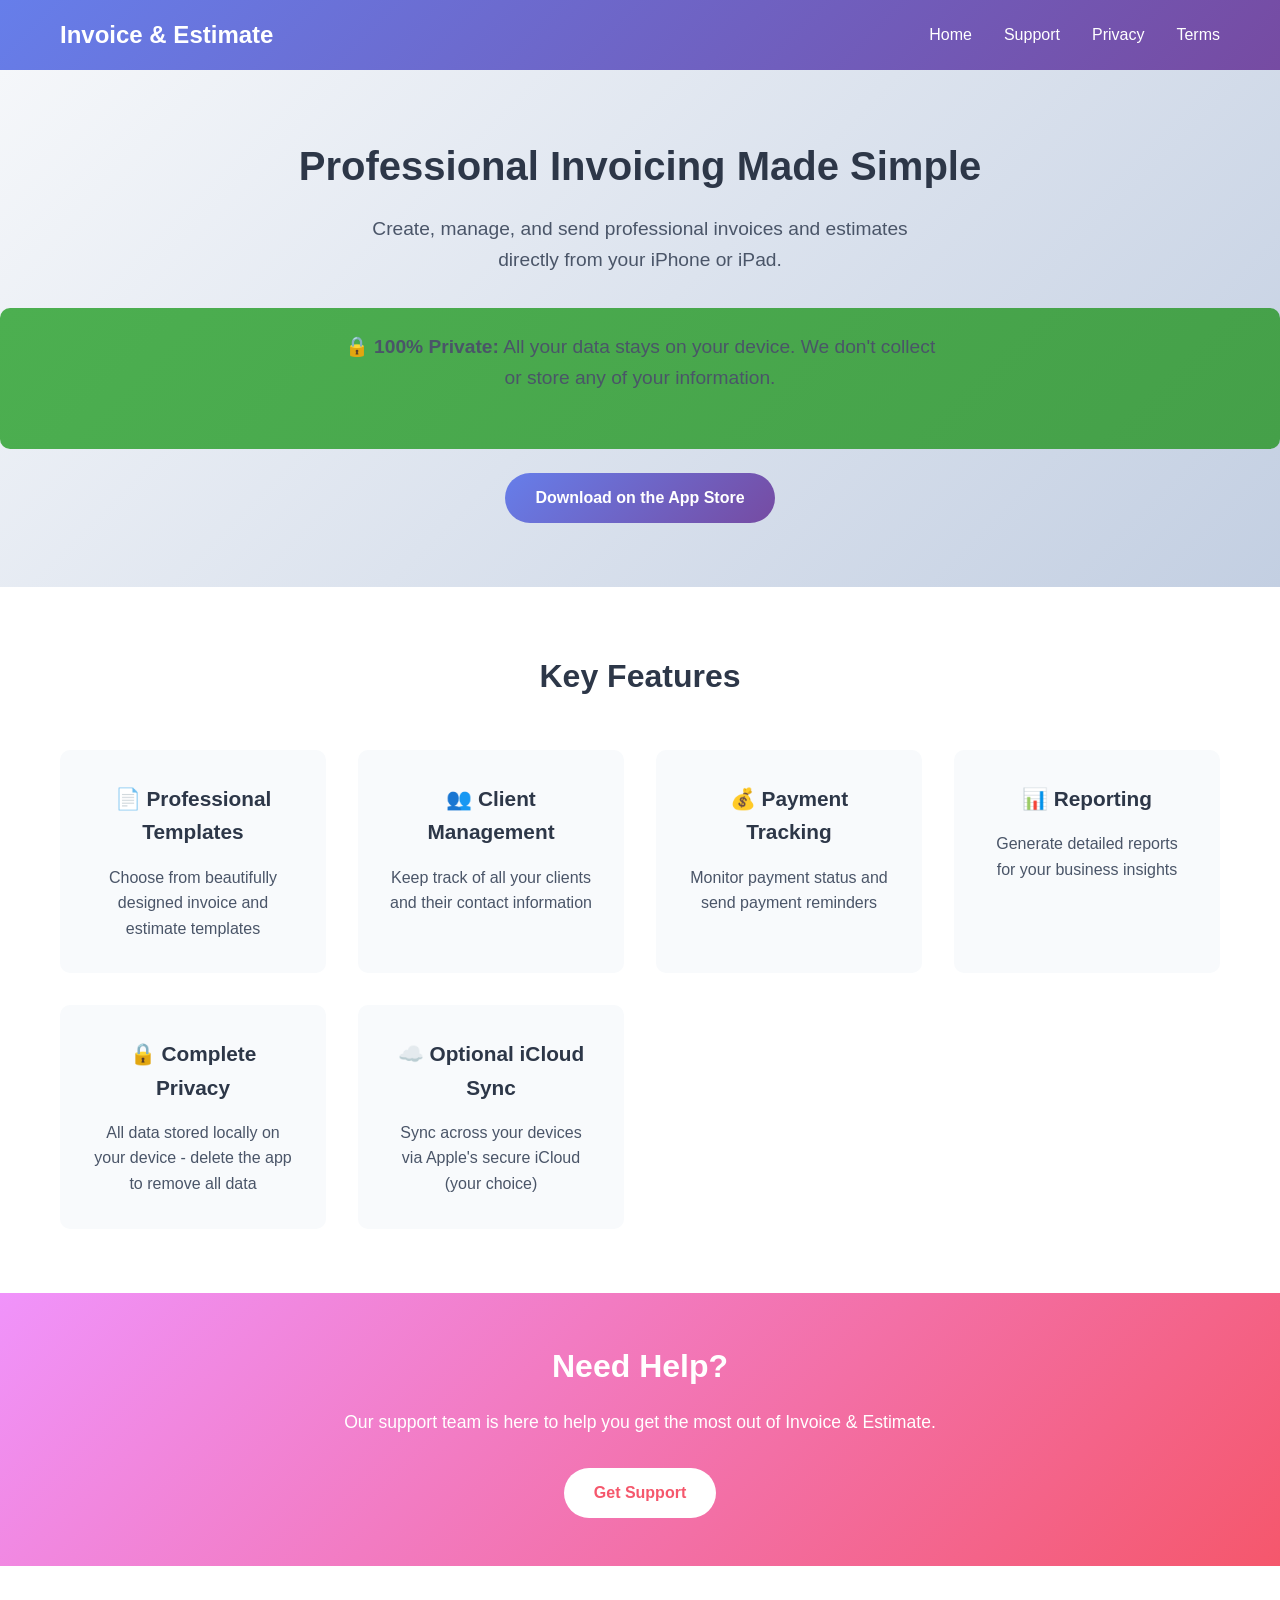
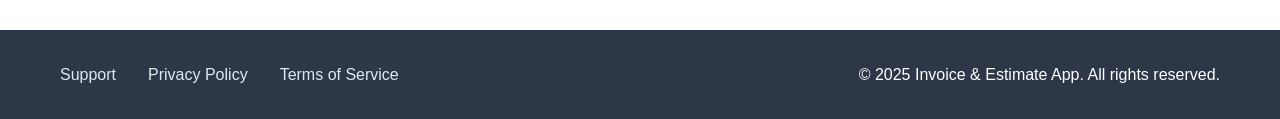
<file: index.html>
<!DOCTYPE html>
<html lang="en">
<head>
    <meta charset="UTF-8">
    <meta name="viewport" content="width=device-width, initial-scale=1.0">
    <title>Invoice & Estimate App - Professional Invoicing for iOS</title>
    <link rel="stylesheet" href="styles.css">
</head>
<body>
    <header>
        <nav>
            <div class="logo">
                <h1>Invoice & Estimate</h1>
            </div>
            <ul class="nav-links">
                <li><a href="index.html">Home</a></li>
                <li><a href="support.html">Support</a></li>
                <li><a href="privacy-policy.html">Privacy</a></li>
                <li><a href="terms-of-service.html">Terms</a></li>
            </ul>
        </nav>
    </header>

    <main>
        <section class="hero">
            <div class="hero-content">
                <h2>Professional Invoicing Made Simple</h2>
                <p>Create, manage, and send professional invoices and estimates directly from your iPhone or iPad.</p>
                <div class="privacy-highlight">
                    <p><strong>🔒 100% Private:</strong> All your data stays on your device. We don't collect or store any of your information.</p>
                </div>
                <div class="app-store-badge">
                    <a href="https://apps.apple.com/us/app/invoice-estimate/id6748695455" class="download-btn" target="_blank">Download on the App Store</a>
                </div>
            </div>
        </section>

        <section class="features">
            <div class="container">
                <h3>Key Features</h3>
                <div class="features-grid">
                    <div class="feature">
                        <h4>📄 Professional Templates</h4>
                        <p>Choose from beautifully designed invoice and estimate templates</p>
                    </div>
                    <div class="feature">
                        <h4>👥 Client Management</h4>
                        <p>Keep track of all your clients and their contact information</p>
                    </div>
                    <div class="feature">
                        <h4>💰 Payment Tracking</h4>
                        <p>Monitor payment status and send payment reminders</p>
                    </div>
                    <div class="feature">
                        <h4>📊 Reporting</h4>
                        <p>Generate detailed reports for your business insights</p>
                    </div>
                    <div class="feature">
                        <h4>🔒 Complete Privacy</h4>
                        <p>All data stored locally on your device - delete the app to remove all data</p>
                    </div>
                    <div class="feature">
                        <h4>☁️ Optional iCloud Sync</h4>
                        <p>Sync across your devices via Apple's secure iCloud (your choice)</p>
                    </div>
                </div>
            </div>
        </section>

        <section class="support-section">
            <div class="container">
                <h3>Need Help?</h3>
                <p>Our support team is here to help you get the most out of Invoice & Estimate.</p>
                <a href="support.html" class="support-btn">Get Support</a>
            </div>
        </section>
    </main>

    <footer>
        <div class="container">
            <div class="footer-content">
                <div class="footer-links">
                    <a href="support.html">Support</a>
                    <a href="privacy-policy.html">Privacy Policy</a>
                    <a href="terms-of-service.html">Terms of Service</a>
                </div>
                <p>&copy; 2025 Invoice & Estimate App. All rights reserved.</p>
            </div>
        </div>
    </footer>
</body>
</html>
</file>
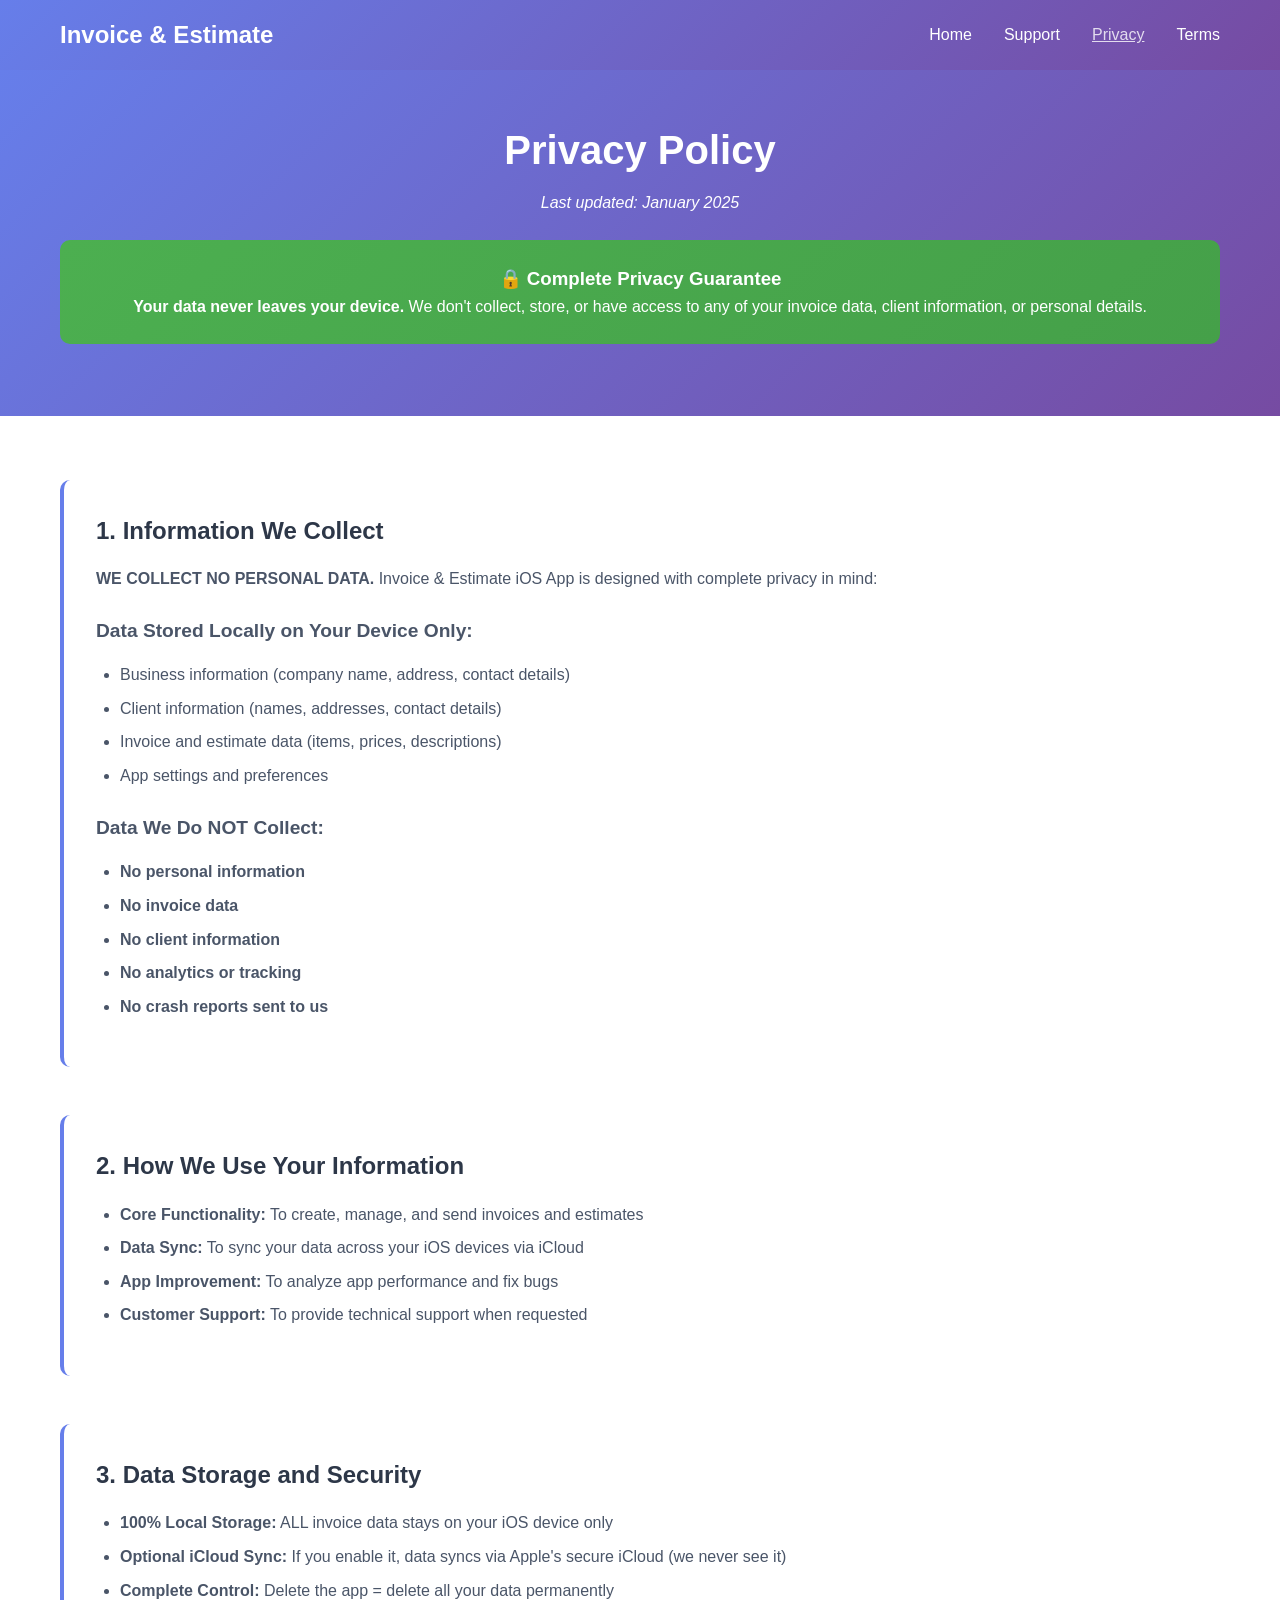
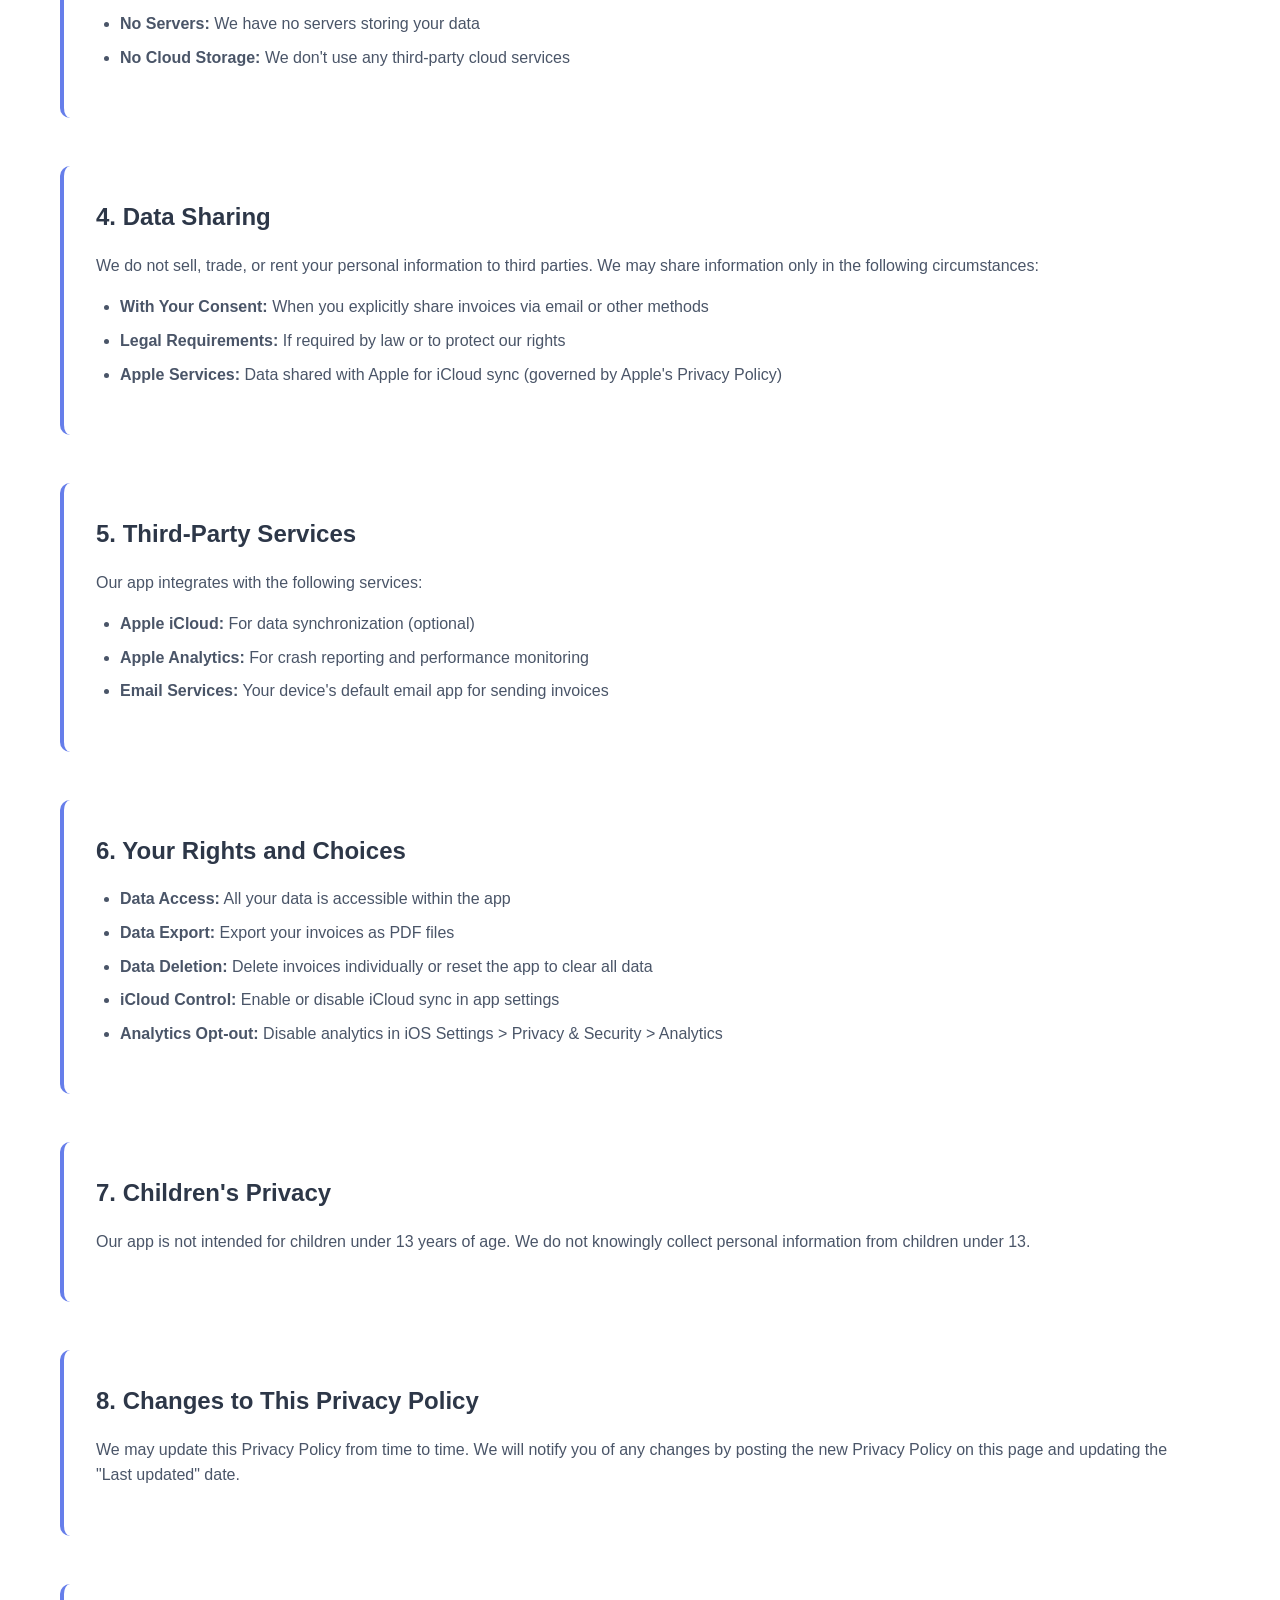
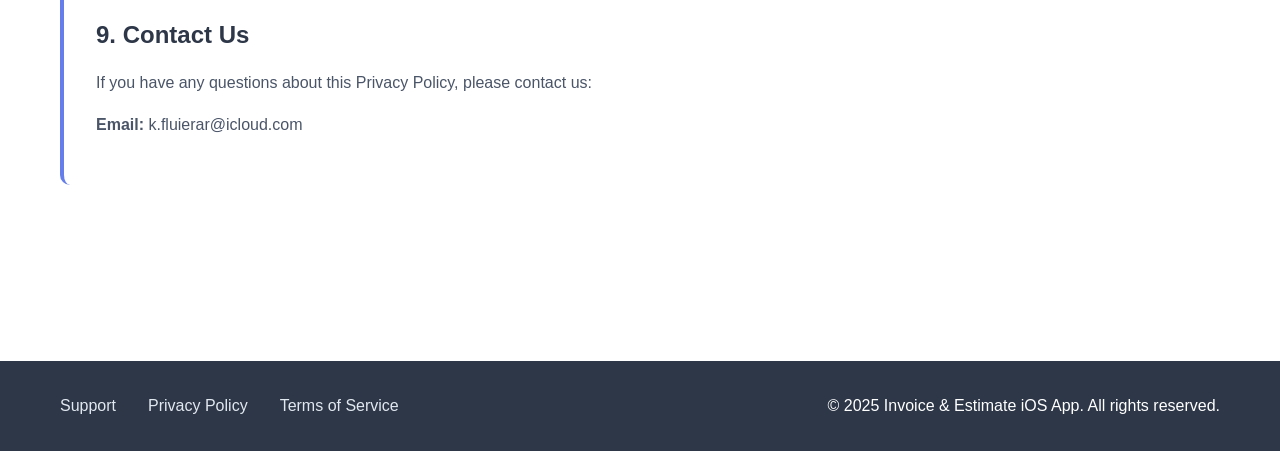
<file: privacy-policy.html>
<!DOCTYPE html>
<html lang="en">
<head>
    <meta charset="UTF-8">
    <meta name="viewport" content="width=device-width, initial-scale=1.0">
    <title>Privacy Policy - Invoice & Estimate iOS App</title>
    <link rel="stylesheet" href="styles.css">
</head>
<body>
    <header>
        <nav>
            <div class="logo">
                <h1>Invoice & Estimate</h1>
            </div>
            <ul class="nav-links">
                <li><a href="index.html">Home</a></li>
                <li><a href="support.html">Support</a></li>
                <li><a href="privacy-policy.html" class="active">Privacy</a></li>
                <li><a href="terms-of-service.html">Terms</a></li>
            </ul>
        </nav>
    </header>

    <main>
        <section class="privacy-header">
            <div class="container">
                <h2>Privacy Policy</h2>
                <p><em>Last updated: January 2025</em></p>
                <div class="privacy-highlight">
                    <h3>🔒 Complete Privacy Guarantee</h3>
                    <p><strong>Your data never leaves your device.</strong> We don't collect, store, or have access to any of your invoice data, client information, or personal details.</p>
                </div>
            </div>
        </section>

        <section class="privacy-content">
            <div class="container">
                <div class="policy-section">
                    <h3>1. Information We Collect</h3>
                    <p><strong>WE COLLECT NO PERSONAL DATA.</strong> Invoice & Estimate iOS App is designed with complete privacy in mind:</p>
                    
                    <h4>Data Stored Locally on Your Device Only:</h4>
                    <ul>
                        <li>Business information (company name, address, contact details)</li>
                        <li>Client information (names, addresses, contact details)</li>
                        <li>Invoice and estimate data (items, prices, descriptions)</li>
                        <li>App settings and preferences</li>
                    </ul>

                    <h4>Data We Do NOT Collect:</h4>
                    <ul>
                        <li><strong>No personal information</strong></li>
                        <li><strong>No invoice data</strong></li>
                        <li><strong>No client information</strong></li>
                        <li><strong>No analytics or tracking</strong></li>
                        <li><strong>No crash reports sent to us</strong></li>
                    </ul>
                </div>

                <div class="policy-section">
                    <h3>2. How We Use Your Information</h3>
                    <ul>
                        <li><strong>Core Functionality:</strong> To create, manage, and send invoices and estimates</li>
                        <li><strong>Data Sync:</strong> To sync your data across your iOS devices via iCloud</li>
                        <li><strong>App Improvement:</strong> To analyze app performance and fix bugs</li>
                        <li><strong>Customer Support:</strong> To provide technical support when requested</li>
                    </ul>
                </div>

                <div class="policy-section">
                    <h3>3. Data Storage and Security</h3>
                    <ul>
                        <li><strong>100% Local Storage:</strong> ALL invoice data stays on your iOS device only</li>
                        <li><strong>Optional iCloud Sync:</strong> If you enable it, data syncs via Apple's secure iCloud (we never see it)</li>
                        <li><strong>Complete Control:</strong> Delete the app = delete all your data permanently</li>
                        <li><strong>No Servers:</strong> We have no servers storing your data</li>
                        <li><strong>No Cloud Storage:</strong> We don't use any third-party cloud services</li>
                    </ul>
                </div>

                <div class="policy-section">
                    <h3>4. Data Sharing</h3>
                    <p>We do not sell, trade, or rent your personal information to third parties. We may share information only in the following circumstances:</p>
                    <ul>
                        <li><strong>With Your Consent:</strong> When you explicitly share invoices via email or other methods</li>
                        <li><strong>Legal Requirements:</strong> If required by law or to protect our rights</li>
                        <li><strong>Apple Services:</strong> Data shared with Apple for iCloud sync (governed by Apple's Privacy Policy)</li>
                    </ul>
                </div>

                <div class="policy-section">
                    <h3>5. Third-Party Services</h3>
                    <p>Our app integrates with the following services:</p>
                    <ul>
                        <li><strong>Apple iCloud:</strong> For data synchronization (optional)</li>
                        <li><strong>Apple Analytics:</strong> For crash reporting and performance monitoring</li>
                        <li><strong>Email Services:</strong> Your device's default email app for sending invoices</li>
                    </ul>
                </div>

                <div class="policy-section">
                    <h3>6. Your Rights and Choices</h3>
                    <ul>
                        <li><strong>Data Access:</strong> All your data is accessible within the app</li>
                        <li><strong>Data Export:</strong> Export your invoices as PDF files</li>
                        <li><strong>Data Deletion:</strong> Delete invoices individually or reset the app to clear all data</li>
                        <li><strong>iCloud Control:</strong> Enable or disable iCloud sync in app settings</li>
                        <li><strong>Analytics Opt-out:</strong> Disable analytics in iOS Settings > Privacy & Security > Analytics</li>
                    </ul>
                </div>

                <div class="policy-section">
                    <h3>7. Children's Privacy</h3>
                    <p>Our app is not intended for children under 13 years of age. We do not knowingly collect personal information from children under 13.</p>
                </div>

                <div class="policy-section">
                    <h3>8. Changes to This Privacy Policy</h3>
                    <p>We may update this Privacy Policy from time to time. We will notify you of any changes by posting the new Privacy Policy on this page and updating the "Last updated" date.</p>
                </div>

                <div class="policy-section">
                    <h3>9. Contact Us</h3>
                    <p>If you have any questions about this Privacy Policy, please contact us:</p>
                    <p><strong>Email:</strong> k.fluierar@icloud.com</p>
                </div>
            </div>
        </section>
    </main>

    <footer>
        <div class="container">
            <div class="footer-content">
                <div class="footer-links">
                    <a href="support.html">Support</a>
                    <a href="privacy-policy.html">Privacy Policy</a>
                    <a href="terms-of-service.html">Terms of Service</a>
                </div>
                <p>&copy; 2025 Invoice & Estimate iOS App. All rights reserved.</p>
            </div>
        </div>
    </footer>
</body>
</html>
</file>
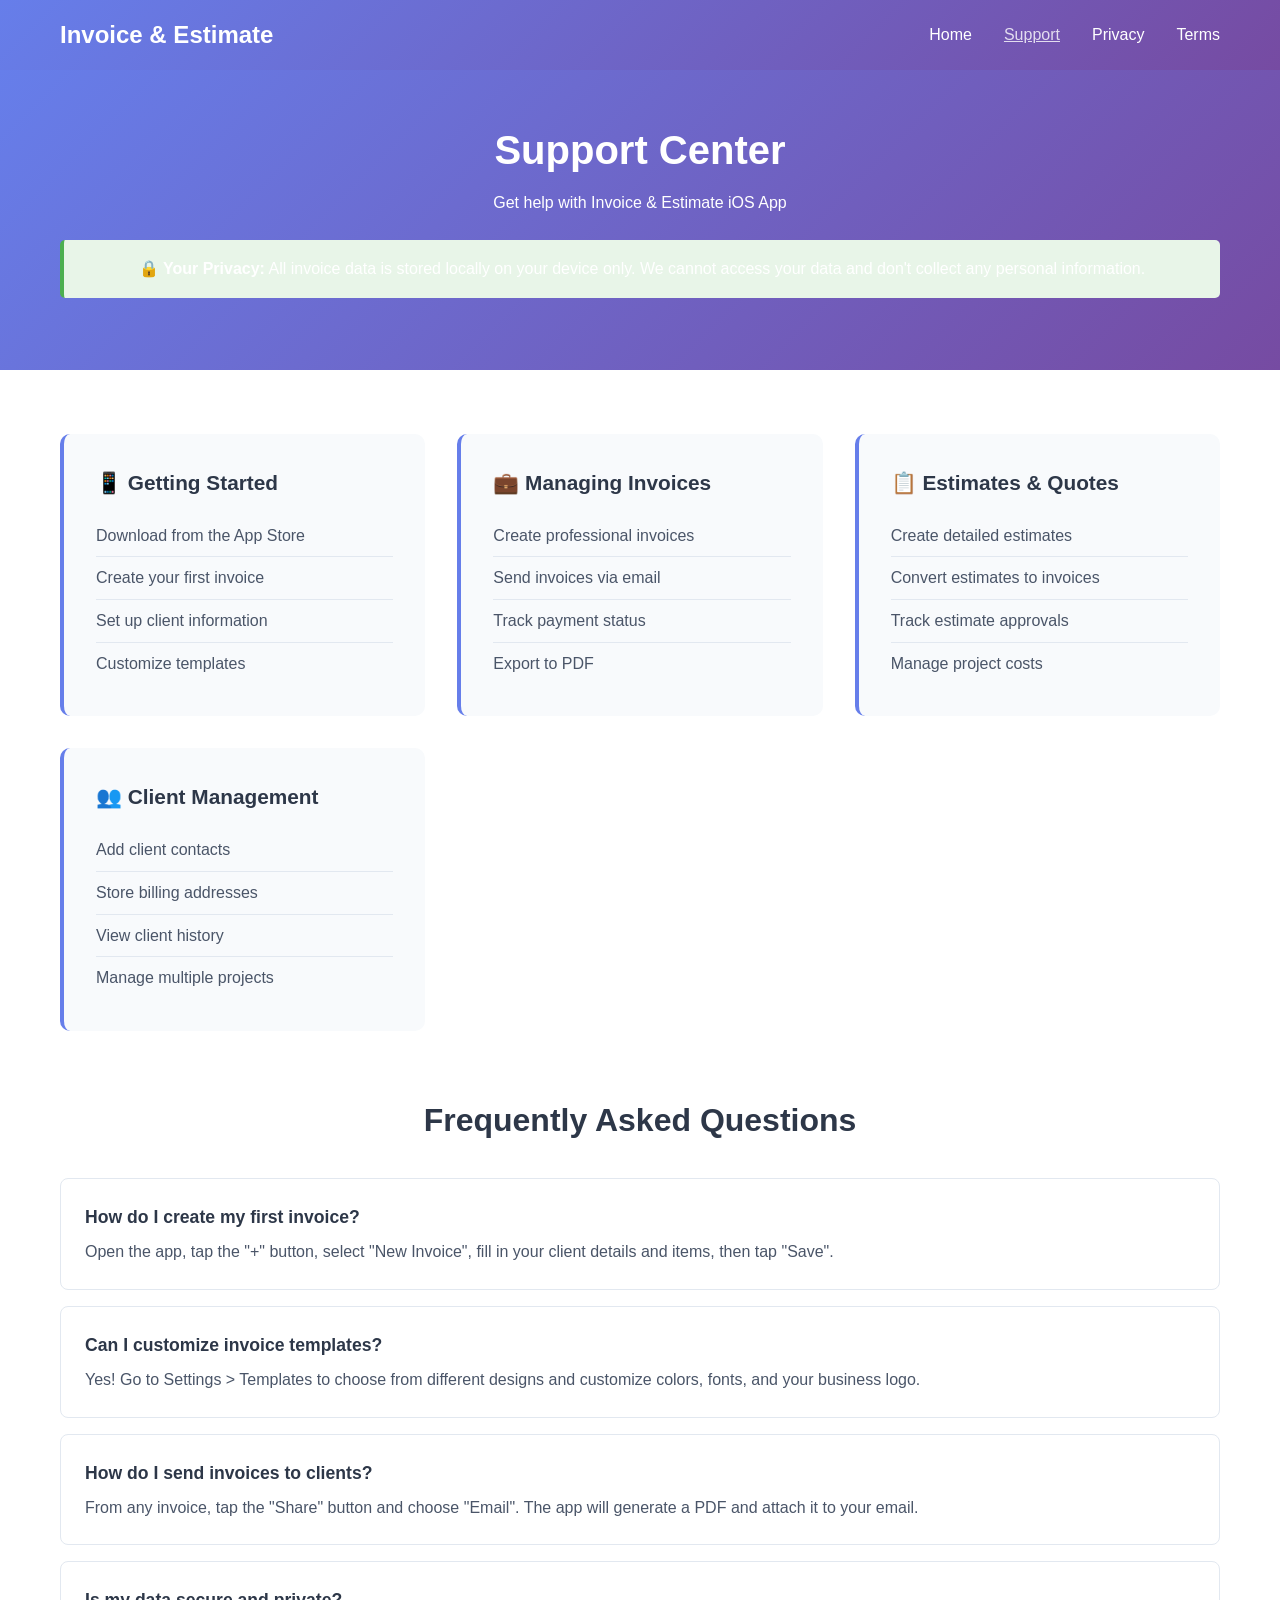
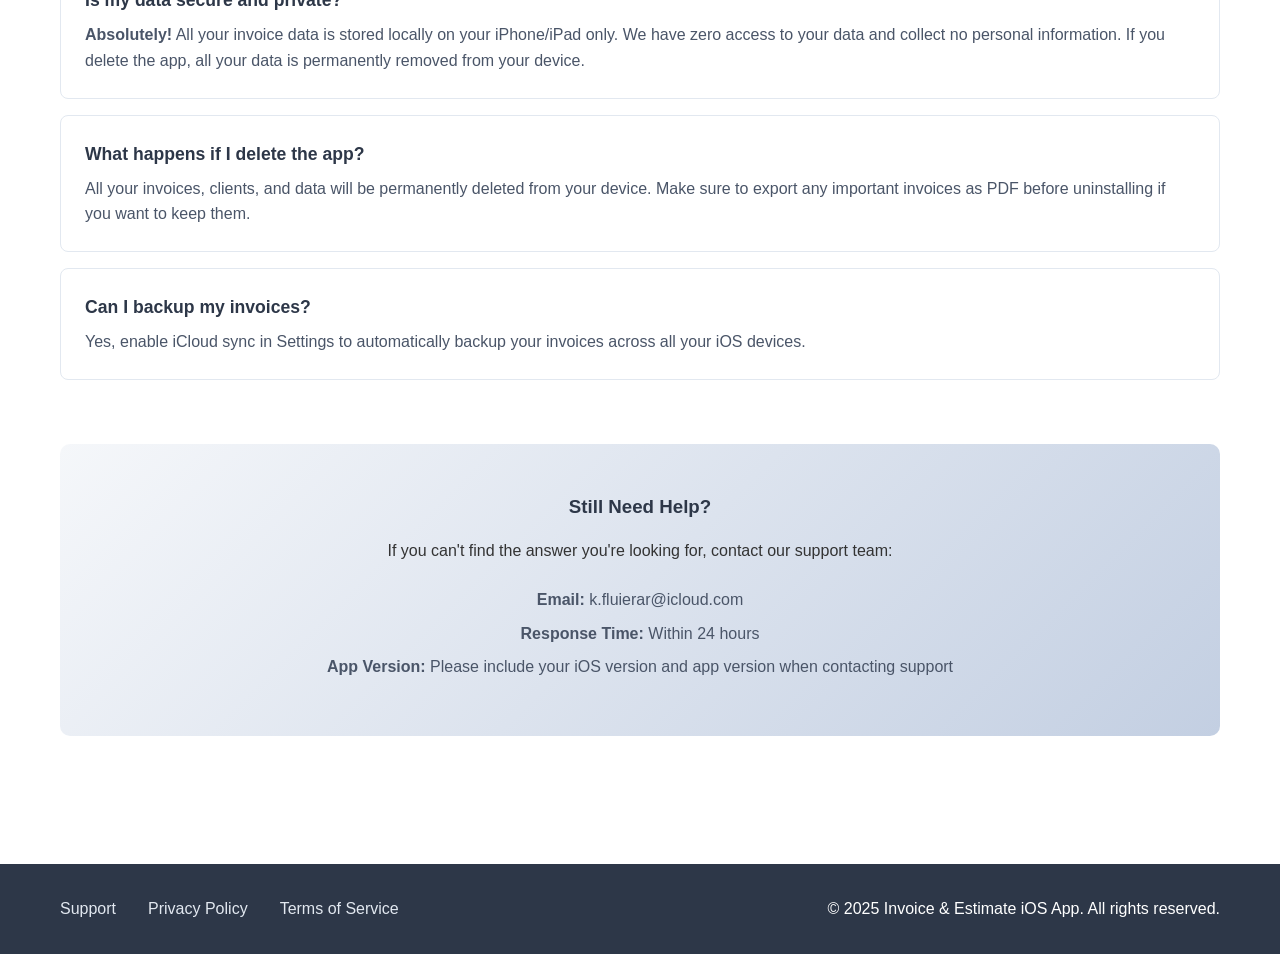
<file: support.html>
<!DOCTYPE html>
<html lang="en">
<head>
    <meta charset="UTF-8">
    <meta name="viewport" content="width=device-width, initial-scale=1.0">
    <title>Support - Invoice & Estimate iOS App</title>
    <link rel="stylesheet" href="styles.css">
</head>
<body>
    <header>
        <nav>
            <div class="logo">
                <h1>Invoice & Estimate</h1>
            </div>
            <ul class="nav-links">
                <li><a href="index.html">Home</a></li>
                <li><a href="support.html" class="active">Support</a></li>
                <li><a href="privacy-policy.html">Privacy</a></li>
                <li><a href="terms-of-service.html">Terms</a></li>
            </ul>
        </nav>
    </header>

    <main>
        <section class="support-header">
            <div class="container">
                <h2>Support Center</h2>
                <p>Get help with Invoice & Estimate iOS App</p>
                <div class="privacy-notice">
                    <p><strong>🔒 Your Privacy:</strong> All invoice data is stored locally on your device only. We cannot access your data and don't collect any personal information.</p>
                </div>
            </div>
        </section>

        <section class="support-content">
            <div class="container">
                <div class="support-grid">
                    <div class="support-card">
                        <h3>📱 Getting Started</h3>
                        <ul>
                            <li>Download from the App Store</li>
                            <li>Create your first invoice</li>
                            <li>Set up client information</li>
                            <li>Customize templates</li>
                        </ul>
                    </div>

                    <div class="support-card">
                        <h3>💼 Managing Invoices</h3>
                        <ul>
                            <li>Create professional invoices</li>
                            <li>Send invoices via email</li>
                            <li>Track payment status</li>
                            <li>Export to PDF</li>
                        </ul>
                    </div>

                    <div class="support-card">
                        <h3>📋 Estimates & Quotes</h3>
                        <ul>
                            <li>Create detailed estimates</li>
                            <li>Convert estimates to invoices</li>
                            <li>Track estimate approvals</li>
                            <li>Manage project costs</li>
                        </ul>
                    </div>

                    <div class="support-card">
                        <h3>👥 Client Management</h3>
                        <ul>
                            <li>Add client contacts</li>
                            <li>Store billing addresses</li>
                            <li>View client history</li>
                            <li>Manage multiple projects</li>
                        </ul>
                    </div>
                </div>

                <div class="faq-section">
                    <h3>Frequently Asked Questions</h3>
                    
                    <div class="faq-item">
                        <h4>How do I create my first invoice?</h4>
                        <p>Open the app, tap the "+" button, select "New Invoice", fill in your client details and items, then tap "Save".</p>
                    </div>

                    <div class="faq-item">
                        <h4>Can I customize invoice templates?</h4>
                        <p>Yes! Go to Settings > Templates to choose from different designs and customize colors, fonts, and your business logo.</p>
                    </div>

                    <div class="faq-item">
                        <h4>How do I send invoices to clients?</h4>
                        <p>From any invoice, tap the "Share" button and choose "Email". The app will generate a PDF and attach it to your email.</p>
                    </div>

                    <div class="faq-item">
                        <h4>Is my data secure and private?</h4>
                        <p><strong>Absolutely!</strong> All your invoice data is stored locally on your iPhone/iPad only. We have zero access to your data and collect no personal information. If you delete the app, all your data is permanently removed from your device.</p>
                    </div>

                    <div class="faq-item">
                        <h4>What happens if I delete the app?</h4>
                        <p>All your invoices, clients, and data will be permanently deleted from your device. Make sure to export any important invoices as PDF before uninstalling if you want to keep them.</p>
                    </div>

                    <div class="faq-item">
                        <h4>Can I backup my invoices?</h4>
                        <p>Yes, enable iCloud sync in Settings to automatically backup your invoices across all your iOS devices.</p>
                    </div>
                </div>

                <div class="contact-support">
                    <h3>Still Need Help?</h3>
                    <p>If you can't find the answer you're looking for, contact our support team:</p>
                    <div class="contact-info">
                        <p><strong>Email:</strong> k.fluierar@icloud.com</p>
                        <p><strong>Response Time:</strong> Within 24 hours</p>
                        <p><strong>App Version:</strong> Please include your iOS version and app version when contacting support</p>
                    </div>
                </div>
            </div>
        </section>
    </main>

    <footer>
        <div class="container">
            <div class="footer-content">
                <div class="footer-links">
                    <a href="support.html">Support</a>
                    <a href="privacy-policy.html">Privacy Policy</a>
                    <a href="terms-of-service.html">Terms of Service</a>
                </div>
                <p>&copy; 2025 Invoice & Estimate iOS App. All rights reserved.</p>
            </div>
        </div>
    </footer>
</body>
</html>
</file>
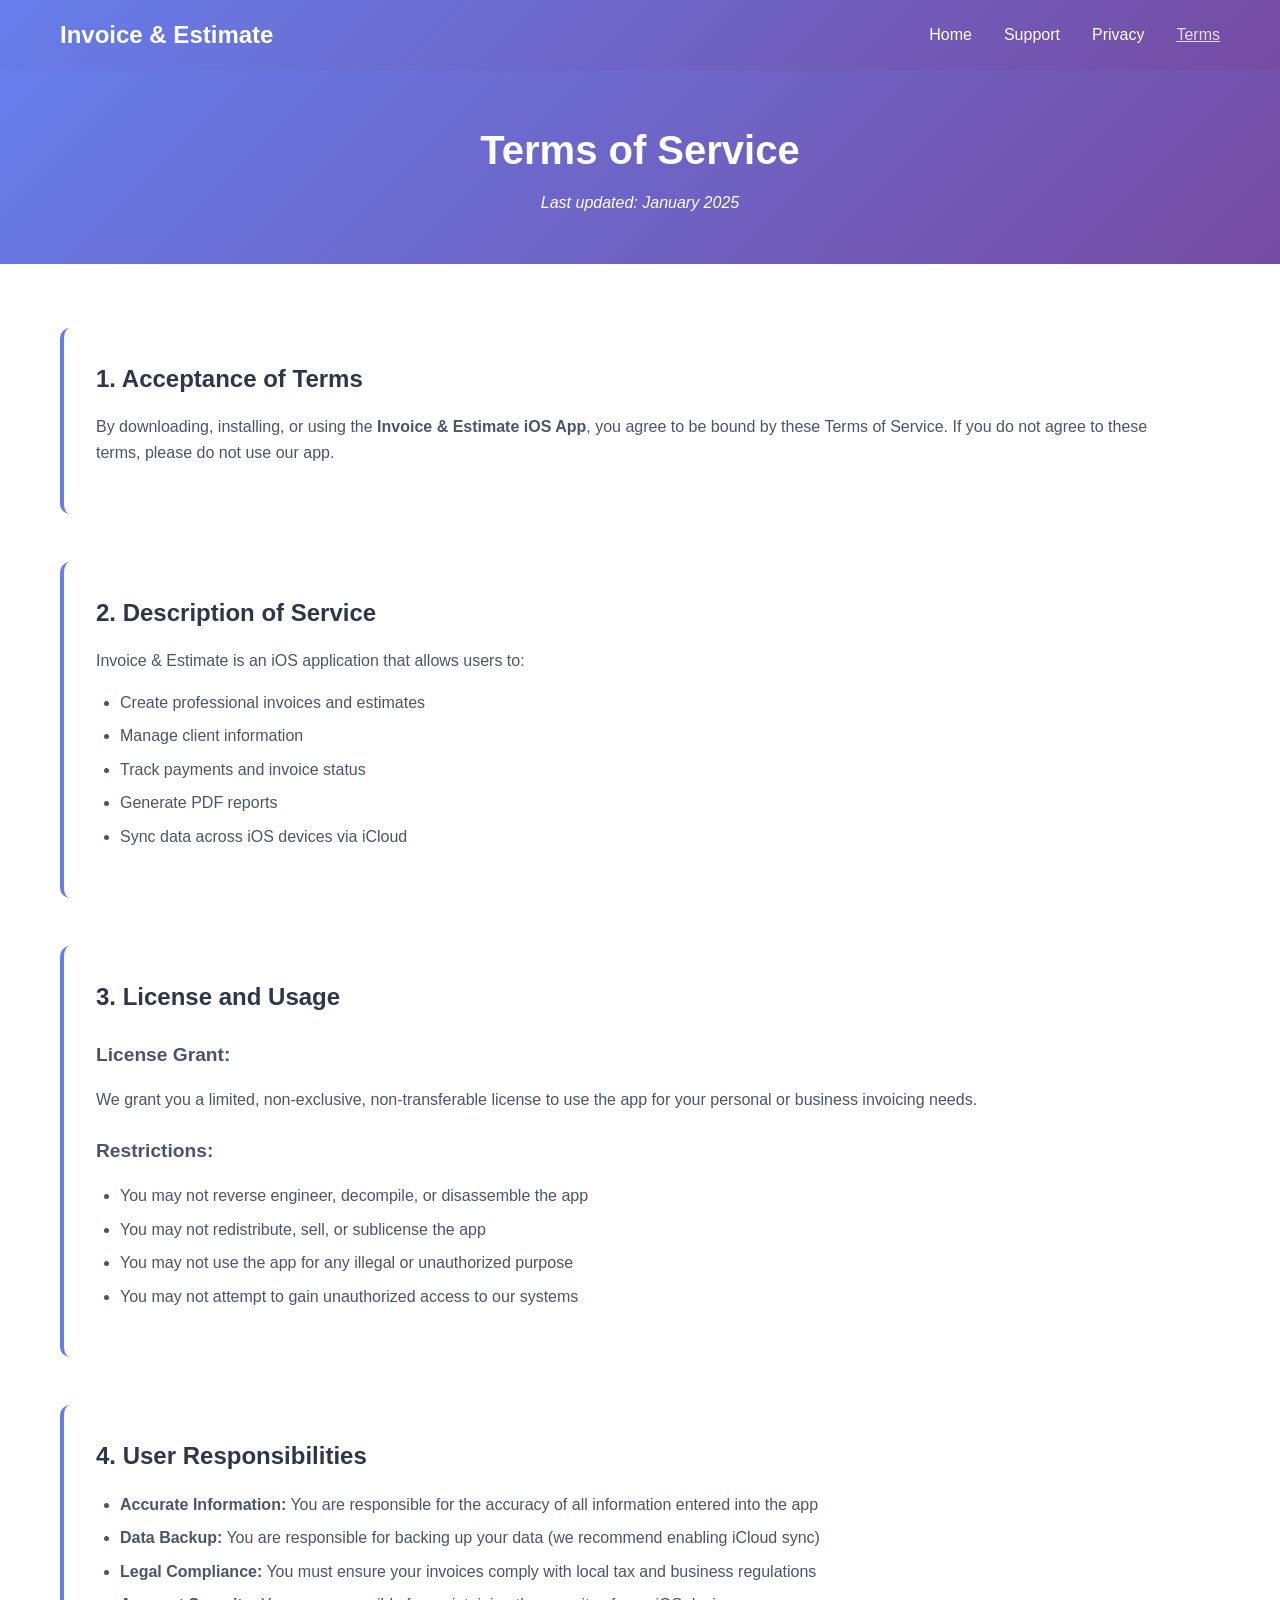
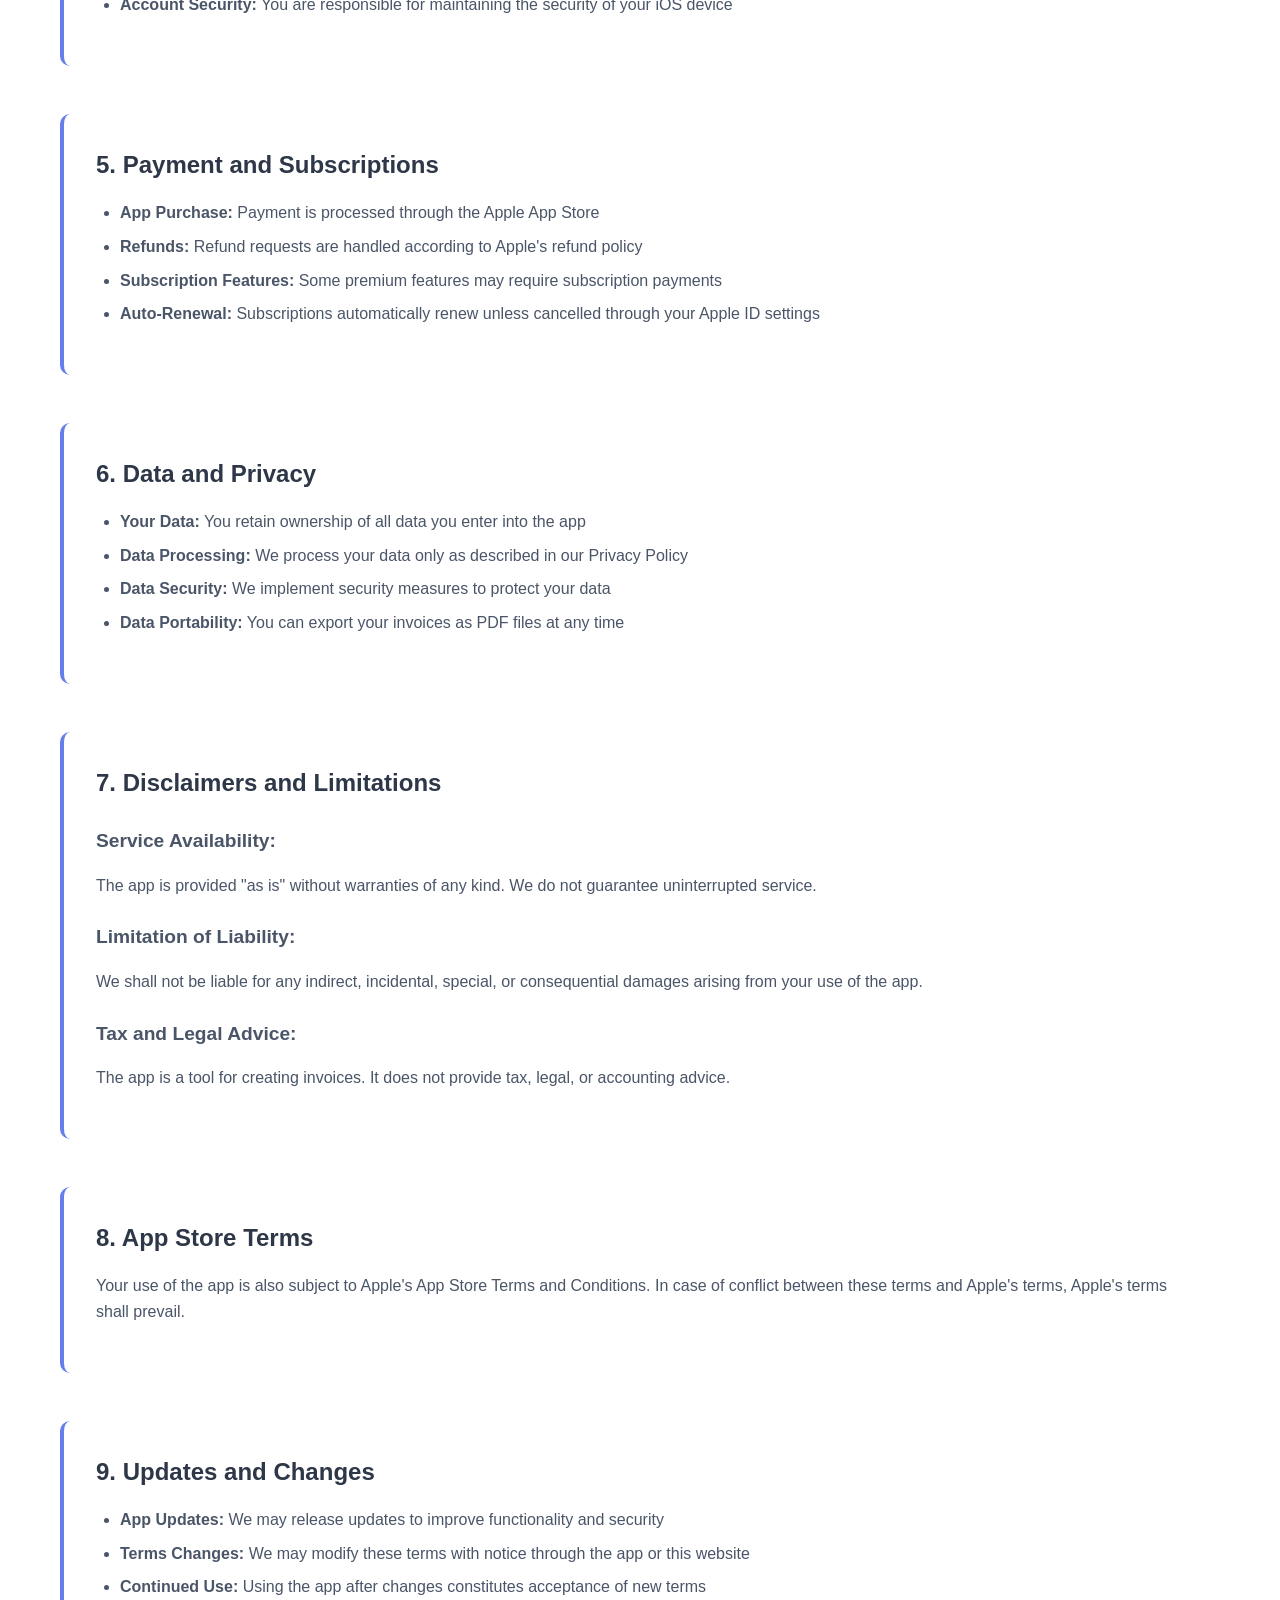
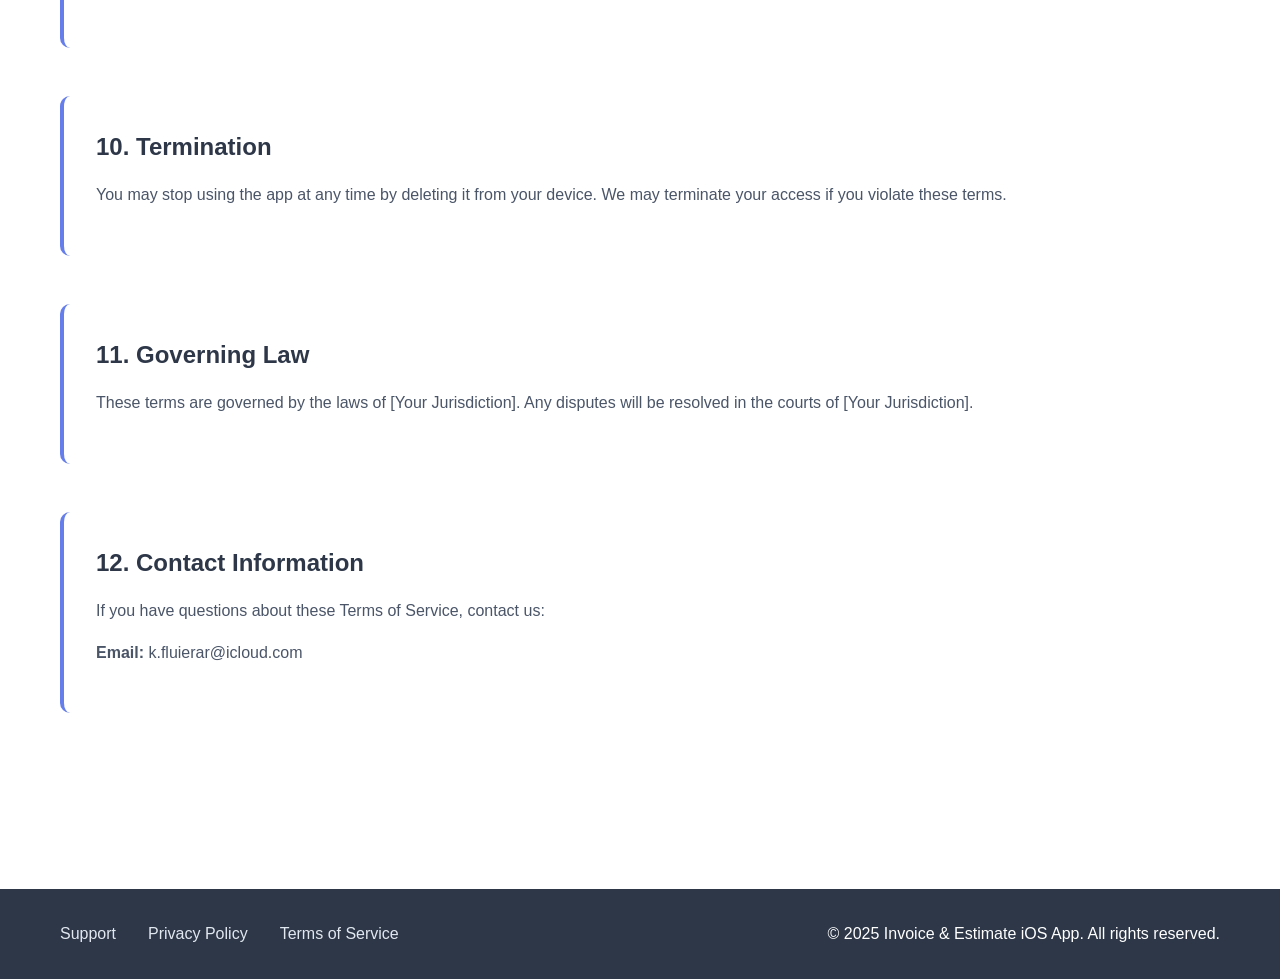
<file: terms-of-service.html>
<!DOCTYPE html>
<html lang="en">
<head>
    <meta charset="UTF-8">
    <meta name="viewport" content="width=device-width, initial-scale=1.0">
    <title>Terms of Service - Invoice & Estimate iOS App</title>
    <link rel="stylesheet" href="styles.css">
</head>
<body>
    <header>
        <nav>
            <div class="logo">
                <h1>Invoice & Estimate</h1>
            </div>
            <ul class="nav-links">
                <li><a href="index.html">Home</a></li>
                <li><a href="support.html">Support</a></li>
                <li><a href="privacy-policy.html">Privacy</a></li>
                <li><a href="terms-of-service.html" class="active">Terms</a></li>
            </ul>
        </nav>
    </header>

    <main>
        <section class="terms-header">
            <div class="container">
                <h2>Terms of Service</h2>
                <p><em>Last updated: January 2025</em></p>
            </div>
        </section>

        <section class="terms-content">
            <div class="container">
                <div class="terms-section">
                    <h3>1. Acceptance of Terms</h3>
                    <p>By downloading, installing, or using the <strong>Invoice & Estimate iOS App</strong>, you agree to be bound by these Terms of Service. If you do not agree to these terms, please do not use our app.</p>
                </div>

                <div class="terms-section">
                    <h3>2. Description of Service</h3>
                    <p>Invoice & Estimate is an iOS application that allows users to:</p>
                    <ul>
                        <li>Create professional invoices and estimates</li>
                        <li>Manage client information</li>
                        <li>Track payments and invoice status</li>
                        <li>Generate PDF reports</li>
                        <li>Sync data across iOS devices via iCloud</li>
                    </ul>
                </div>

                <div class="terms-section">
                    <h3>3. License and Usage</h3>
                    <h4>License Grant:</h4>
                    <p>We grant you a limited, non-exclusive, non-transferable license to use the app for your personal or business invoicing needs.</p>
                    
                    <h4>Restrictions:</h4>
                    <ul>
                        <li>You may not reverse engineer, decompile, or disassemble the app</li>
                        <li>You may not redistribute, sell, or sublicense the app</li>
                        <li>You may not use the app for any illegal or unauthorized purpose</li>
                        <li>You may not attempt to gain unauthorized access to our systems</li>
                    </ul>
                </div>

                <div class="terms-section">
                    <h3>4. User Responsibilities</h3>
                    <ul>
                        <li><strong>Accurate Information:</strong> You are responsible for the accuracy of all information entered into the app</li>
                        <li><strong>Data Backup:</strong> You are responsible for backing up your data (we recommend enabling iCloud sync)</li>
                        <li><strong>Legal Compliance:</strong> You must ensure your invoices comply with local tax and business regulations</li>
                        <li><strong>Account Security:</strong> You are responsible for maintaining the security of your iOS device</li>
                    </ul>
                </div>

                <div class="terms-section">
                    <h3>5. Payment and Subscriptions</h3>
                    <ul>
                        <li><strong>App Purchase:</strong> Payment is processed through the Apple App Store</li>
                        <li><strong>Refunds:</strong> Refund requests are handled according to Apple's refund policy</li>
                        <li><strong>Subscription Features:</strong> Some premium features may require subscription payments</li>
                        <li><strong>Auto-Renewal:</strong> Subscriptions automatically renew unless cancelled through your Apple ID settings</li>
                    </ul>
                </div>

                <div class="terms-section">
                    <h3>6. Data and Privacy</h3>
                    <ul>
                        <li><strong>Your Data:</strong> You retain ownership of all data you enter into the app</li>
                        <li><strong>Data Processing:</strong> We process your data only as described in our Privacy Policy</li>
                        <li><strong>Data Security:</strong> We implement security measures to protect your data</li>
                        <li><strong>Data Portability:</strong> You can export your invoices as PDF files at any time</li>
                    </ul>
                </div>

                <div class="terms-section">
                    <h3>7. Disclaimers and Limitations</h3>
                    <h4>Service Availability:</h4>
                    <p>The app is provided "as is" without warranties of any kind. We do not guarantee uninterrupted service.</p>
                    
                    <h4>Limitation of Liability:</h4>
                    <p>We shall not be liable for any indirect, incidental, special, or consequential damages arising from your use of the app.</p>
                    
                    <h4>Tax and Legal Advice:</h4>
                    <p>The app is a tool for creating invoices. It does not provide tax, legal, or accounting advice.</p>
                </div>

                <div class="terms-section">
                    <h3>8. App Store Terms</h3>
                    <p>Your use of the app is also subject to Apple's App Store Terms and Conditions. In case of conflict between these terms and Apple's terms, Apple's terms shall prevail.</p>
                </div>

                <div class="terms-section">
                    <h3>9. Updates and Changes</h3>
                    <ul>
                        <li><strong>App Updates:</strong> We may release updates to improve functionality and security</li>
                        <li><strong>Terms Changes:</strong> We may modify these terms with notice through the app or this website</li>
                        <li><strong>Continued Use:</strong> Using the app after changes constitutes acceptance of new terms</li>
                    </ul>
                </div>

                <div class="terms-section">
                    <h3>10. Termination</h3>
                    <p>You may stop using the app at any time by deleting it from your device. We may terminate your access if you violate these terms.</p>
                </div>

                <div class="terms-section">
                    <h3>11. Governing Law</h3>
                    <p>These terms are governed by the laws of [Your Jurisdiction]. Any disputes will be resolved in the courts of [Your Jurisdiction].</p>
                </div>

                <div class="terms-section">
                    <h3>12. Contact Information</h3>
                    <p>If you have questions about these Terms of Service, contact us:</p>
                    <p><strong>Email:</strong> k.fluierar@icloud.com</p>
                </div>
            </div>
        </section>
    </main>

    <footer>
        <div class="container">
            <div class="footer-content">
                <div class="footer-links">
                    <a href="support.html">Support</a>
                    <a href="privacy-policy.html">Privacy Policy</a>
                    <a href="terms-of-service.html">Terms of Service</a>
                </div>
                <p>&copy; 2025 Invoice & Estimate iOS App. All rights reserved.</p>
            </div>
        </div>
    </footer>
</body>
</html>
</file>
<file: styles.css>
/* Reset and Base Styles */
* {
    margin: 0;
    padding: 0;
    box-sizing: border-box;
}

body {
    font-family: -apple-system, BlinkMacSystemFont, 'Segoe UI', Roboto, Helvetica, Arial, sans-serif;
    line-height: 1.6;
    color: #333;
    background-color: #ffffff;
}

.container {
    max-width: 1200px;
    margin: 0 auto;
    padding: 0 20px;
}

/* Header Styles */
header {
    background: linear-gradient(135deg, #667eea 0%, #764ba2 100%);
    color: white;
    padding: 1rem 0;
    box-shadow: 0 2px 10px rgba(0,0,0,0.1);
}

nav {
    display: flex;
    justify-content: space-between;
    align-items: center;
    max-width: 1200px;
    margin: 0 auto;
    padding: 0 20px;
}

.logo h1 {
    font-size: 1.5rem;
    font-weight: 600;
}

.nav-links {
    display: flex;
    list-style: none;
    gap: 2rem;
}

.nav-links a {
    color: white;
    text-decoration: none;
    font-weight: 500;
    transition: opacity 0.3s ease;
}

.nav-links a:hover,
.nav-links a.active {
    opacity: 0.8;
    text-decoration: underline;
}

/* Hero Section */
.hero {
    background: linear-gradient(135deg, #f5f7fa 0%, #c3cfe2 100%);
    padding: 4rem 0;
    text-align: center;
}

.hero-content h2 {
    font-size: 2.5rem;
    margin-bottom: 1rem;
    color: #2d3748;
}

.hero-content p {
    font-size: 1.2rem;
    margin-bottom: 2rem;
    color: #4a5568;
    max-width: 600px;
    margin-left: auto;
    margin-right: auto;
}

.download-btn {
    display: inline-block;
    background: linear-gradient(135deg, #667eea 0%, #764ba2 100%);
    color: white;
    padding: 12px 30px;
    text-decoration: none;
    border-radius: 25px;
    font-weight: 600;
    transition: transform 0.3s ease;
}

.download-btn:hover {
    transform: translateY(-2px);
}

/* Features Section */
.features {
    padding: 4rem 0;
    background: white;
}

.features h3 {
    text-align: center;
    font-size: 2rem;
    margin-bottom: 3rem;
    color: #2d3748;
}

.features-grid {
    display: grid;
    grid-template-columns: repeat(auto-fit, minmax(250px, 1fr));
    gap: 2rem;
}

.feature {
    text-align: center;
    padding: 2rem;
    border-radius: 10px;
    background: #f8fafc;
    transition: transform 0.3s ease;
}

.feature:hover {
    transform: translateY(-5px);
}

.feature h4 {
    font-size: 1.3rem;
    margin-bottom: 1rem;
    color: #2d3748;
}

.feature p {
    color: #4a5568;
}

/* Support Section */
.support-section {
    background: linear-gradient(135deg, #f093fb 0%, #f5576c 100%);
    color: white;
    padding: 3rem 0;
    text-align: center;
}

.support-section h3 {
    font-size: 2rem;
    margin-bottom: 1rem;
}

.support-section p {
    font-size: 1.1rem;
    margin-bottom: 2rem;
}

.support-btn {
    display: inline-block;
    background: white;
    color: #f5576c;
    padding: 12px 30px;
    text-decoration: none;
    border-radius: 25px;
    font-weight: 600;
    transition: transform 0.3s ease;
}

.support-btn:hover {
    transform: translateY(-2px);
}

/* Privacy Highlights */
.privacy-highlight {
    background: linear-gradient(135deg, #4CAF50 0%, #45a049 100%);
    color: white;
    padding: 1.5rem;
    border-radius: 10px;
    margin: 1.5rem 0;
    text-align: center;
}

.privacy-notice {
    background: #e8f5e8;
    border-left: 4px solid #4CAF50;
    padding: 1rem;
    margin: 1.5rem 0;
    border-radius: 5px;
}

/* Support Page Styles */
.support-header {
    background: linear-gradient(135deg, #667eea 0%, #764ba2 100%);
    color: white;
    padding: 3rem 0;
    text-align: center;
}

.support-header h2 {
    font-size: 2.5rem;
    margin-bottom: 0.5rem;
}

.support-content {
    padding: 4rem 0;
}

.support-grid {
    display: grid;
    grid-template-columns: repeat(auto-fit, minmax(280px, 1fr));
    gap: 2rem;
    margin-bottom: 4rem;
}

.support-card {
    background: #f8fafc;
    padding: 2rem;
    border-radius: 10px;
    border-left: 4px solid #667eea;
}

.support-card h3 {
    color: #2d3748;
    margin-bottom: 1rem;
    font-size: 1.3rem;
}

.support-card ul {
    list-style: none;
}

.support-card li {
    padding: 0.5rem 0;
    color: #4a5568;
    border-bottom: 1px solid #e2e8f0;
}

.support-card li:last-child {
    border-bottom: none;
}

/* FAQ Section */
.faq-section {
    margin: 4rem 0;
}

.faq-section h3 {
    font-size: 2rem;
    margin-bottom: 2rem;
    color: #2d3748;
    text-align: center;
}

.faq-item {
    background: white;
    border: 1px solid #e2e8f0;
    border-radius: 8px;
    padding: 1.5rem;
    margin-bottom: 1rem;
}

.faq-item h4 {
    color: #2d3748;
    margin-bottom: 0.5rem;
    font-size: 1.1rem;
}

.faq-item p {
    color: #4a5568;
}

/* Contact Support */
.contact-support {
    background: linear-gradient(135deg, #f5f7fa 0%, #c3cfe2 100%);
    padding: 3rem;
    border-radius: 10px;
    text-align: center;
}

.contact-support h3 {
    color: #2d3748;
    margin-bottom: 1rem;
}

.contact-info {
    margin-top: 1.5rem;
}

.contact-info p {
    margin: 0.5rem 0;
    color: #4a5568;
}

/* Privacy and Terms Pages */
.privacy-header,
.terms-header {
    background: linear-gradient(135deg, #667eea 0%, #764ba2 100%);
    color: white;
    padding: 3rem 0;
    text-align: center;
}

.privacy-header h2,
.terms-header h2 {
    font-size: 2.5rem;
    margin-bottom: 0.5rem;
}

.privacy-content,
.terms-content {
    padding: 4rem 0;
}

.policy-section,
.terms-section {
    margin-bottom: 3rem;
    background: white;
    padding: 2rem;
    border-radius: 10px;
    border-left: 4px solid #667eea;
}

.policy-section h3,
.terms-section h3 {
    color: #2d3748;
    margin-bottom: 1rem;
    font-size: 1.5rem;
}

.policy-section h4,
.terms-section h4 {
    color: #4a5568;
    margin: 1.5rem 0 0.5rem 0;
    font-size: 1.2rem;
}

.policy-section ul,
.terms-section ul {
    margin: 1rem 0;
    padding-left: 1.5rem;
}

.policy-section li,
.terms-section li {
    margin: 0.5rem 0;
    color: #4a5568;
}

.policy-section p,
.terms-section p {
    margin: 1rem 0;
    color: #4a5568;
    line-height: 1.6;
}

/* Footer */
footer {
    background: #2d3748;
    color: white;
    padding: 2rem 0;
    margin-top: 4rem;
}

.footer-content {
    display: flex;
    justify-content: space-between;
    align-items: center;
    flex-wrap: wrap;
    gap: 1rem;
}

.footer-links {
    display: flex;
    gap: 2rem;
}

.footer-links a {
    color: #e2e8f0;
    text-decoration: none;
    transition: color 0.3s ease;
}

.footer-links a:hover {
    color: white;
}

/* Responsive Design */
@media (max-width: 768px) {
    .nav-links {
        gap: 1rem;
    }
    
    .hero-content h2 {
        font-size: 2rem;
    }
    
    .hero-content p {
        font-size: 1rem;
    }
    
    .features-grid {
        grid-template-columns: 1fr;
    }
    
    .support-grid {
        grid-template-columns: 1fr;
    }
    
    .footer-content {
        flex-direction: column;
        text-align: center;
    }
    
    .footer-links {
        flex-wrap: wrap;
        justify-content: center;
    }
}

@media (max-width: 480px) {
    .container {
        padding: 0 15px;
    }
    
    nav {
        padding: 0 15px;
    }
    
    .nav-links {
        gap: 0.5rem;
        font-size: 0.9rem;
    }
    
    .hero {
        padding: 2rem 0;
    }
    
    .hero-content h2 {
        font-size: 1.8rem;
    }
    
    .support-header h2,
    .privacy-header h2,
    .terms-header h2 {
        font-size: 2rem;
    }
}
</file>
